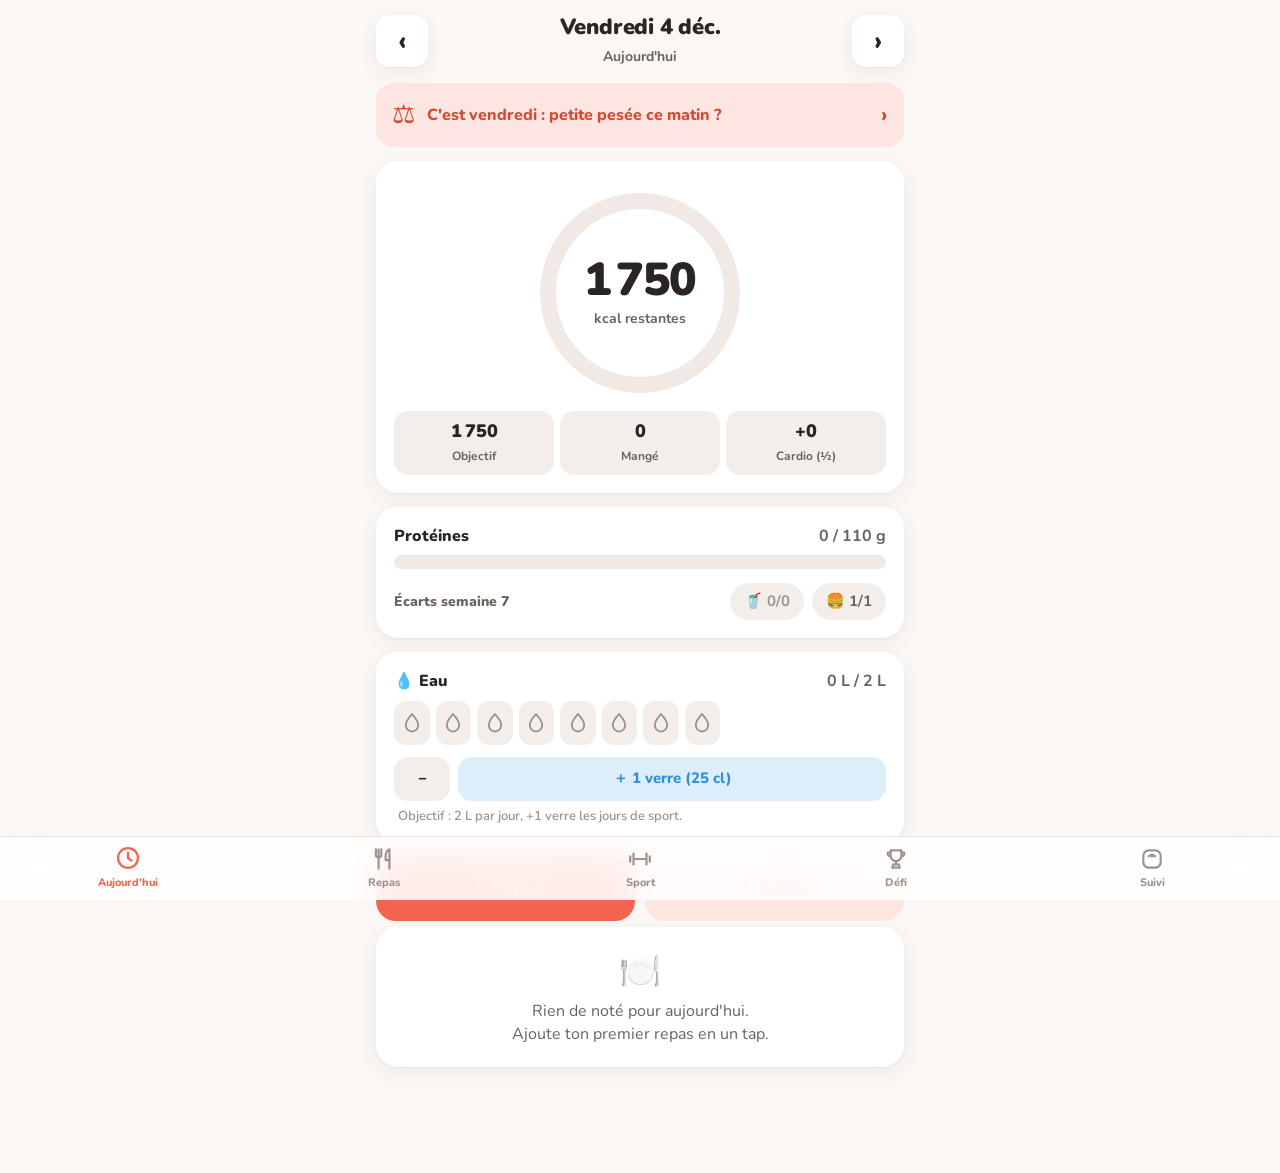
<file: index.html>
<!doctype html>
<html lang="fr">
<head>
  <meta charset="utf-8">
  <meta name="viewport" content="width=device-width, initial-scale=1, maximum-scale=1, user-scalable=no, viewport-fit=cover">
  <title>Cap 65</title>
  <meta name="description" content="Suivi calories, protéines, cardio et poids : cap sur 65 kg.">
  <meta name="theme-color" content="#FBF7F4" media="(prefers-color-scheme: light)">
  <meta name="theme-color" content="#141217" media="(prefers-color-scheme: dark)">
  <meta name="color-scheme" content="light dark">
  <meta name="apple-mobile-web-app-capable" content="yes">
  <meta name="mobile-web-app-capable" content="yes">
  <meta name="apple-mobile-web-app-status-bar-style" content="default">
  <meta name="apple-mobile-web-app-title" content="Cap 65">
  <link rel="manifest" href="manifest.json">
  <link rel="icon" type="image/png" sizes="192x192" href="icons/icon-192.png">
  <link rel="apple-touch-icon" href="icons/apple-touch-icon.png">
  <link rel="preload" href="fonts/nunito.woff2" as="font" type="font/woff2" crossorigin>
  <link rel="stylesheet" href="styles.css">
</head>
<body>
  <main id="screen" class="screen" aria-live="polite"></main>

  <nav class="tabbar" aria-label="Navigation principale">
    <button class="tab" data-tab="today" aria-label="Aujourd'hui">
      <svg viewBox="0 0 24 24"><circle cx="12" cy="12" r="8.5"/><path d="M12 7.5v4.8l3 1.8"/></svg>
      <span>Aujourd'hui</span>
    </button>
    <button class="tab" data-tab="repas" aria-label="Repas et recettes">
      <svg viewBox="0 0 24 24"><path d="M7 3v8M4.5 3v5a2.5 2.5 0 0 0 5 0V3M7 11v10M17 21V3c-2.2 1-3.5 3.5-3.5 7v3H17"/></svg>
      <span>Repas</span>
    </button>
    <button class="tab" data-tab="sport" aria-label="Programme sport">
      <svg viewBox="0 0 24 24"><path d="M3 9.5v5M6 7v10M18 7v10M21 9.5v5M6 12h12"/></svg>
      <span>Sport</span>
    </button>
    <button class="tab" data-tab="defi" aria-label="Défi de la semaine">
      <svg viewBox="0 0 24 24"><path d="M7 4h10v5a5 5 0 0 1-10 0V4z"/><path d="M7 6H4.5a2.5 2.5 0 0 0 2.6 3.5M17 6h2.5a2.5 2.5 0 0 1-2.6 3.5M12 14v3M8.5 20h7l-.8-3H9.3z"/></svg>
      <span>Défi</span>
    </button>
    <button class="tab" data-tab="suivi" aria-label="Suivi : poids, mesures, cycle">
      <svg viewBox="0 0 24 24"><rect x="4" y="4" width="16" height="16" rx="5"/><path d="M9 9.5a4 4 0 0 1 6 0M12 9.8l1.3-1.6"/></svg>
      <span>Suivi</span>
    </button>
  </nav>

  <div id="sheet-backdrop" class="sheet-backdrop" hidden></div>
  <section id="sheet" class="sheet" role="dialog" aria-modal="true" hidden></section>
  <div id="toast" class="toast" role="status" hidden></div>

  <script src="data.js"></script>
  <script src="data-plus.js"></script>
  <script src="illus.js"></script>
  <script src="keepawake.js"></script>
  <script src="features.js"></script>
  <script src="features2.js"></script>
  <script src="app.js"></script>
</body>
</html>
</file>
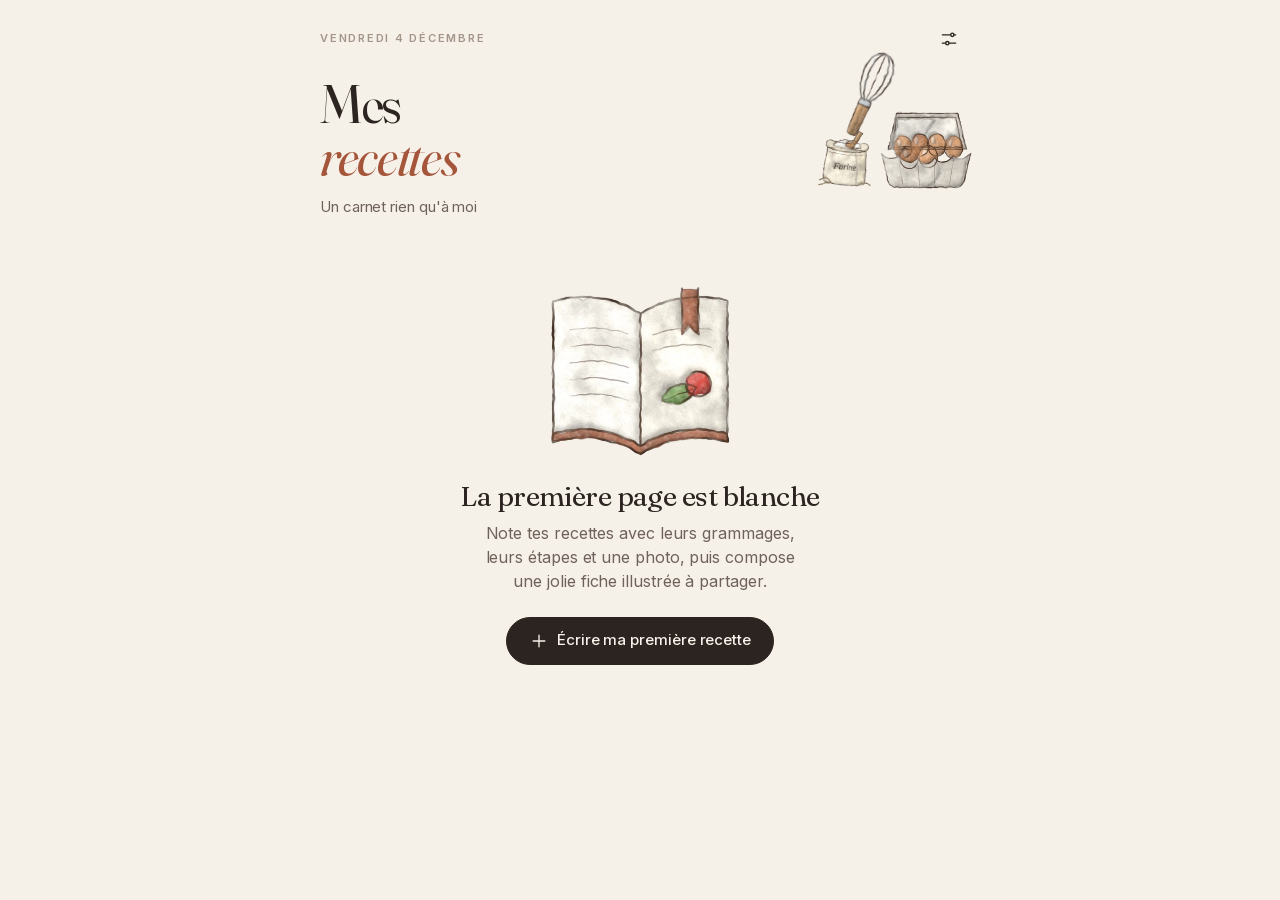
<file: recettes/index.html>
<!doctype html>
<html lang="fr">
<head>
  <meta charset="utf-8">
  <meta name="viewport" content="width=device-width, initial-scale=1, maximum-scale=1, user-scalable=no, viewport-fit=cover">
  <title>Carnet de recettes</title>
  <meta name="description" content="Mon carnet de recettes personnel, illustré à l'aquarelle.">
  <meta name="theme-color" content="#F7F2EA">
  <meta name="color-scheme" content="light">
  <meta name="apple-mobile-web-app-capable" content="yes">
  <meta name="mobile-web-app-capable" content="yes">
  <meta name="apple-mobile-web-app-status-bar-style" content="default">
  <meta name="apple-mobile-web-app-title" content="Recettes">
  <link rel="manifest" href="manifest.json">
  <link rel="icon" type="image/png" sizes="192x192" href="icons/icon-192.png">
  <link rel="apple-touch-icon" href="icons/apple-touch-icon.png">
  <link rel="preload" href="fonts/fraunces.woff2" as="font" type="font/woff2" crossorigin>
  <link rel="preload" href="fonts/inter.woff2" as="font" type="font/woff2" crossorigin>
  <link rel="stylesheet" href="styles.css">
</head>
<body>
  <main id="screen" class="screen"></main>

  <div id="sheet-backdrop" class="sheet-backdrop" hidden></div>
  <section id="sheet" class="sheet" role="dialog" aria-modal="true" hidden></section>
  <div id="toast" class="toast" role="status" hidden></div>

  <script src="illus.js"></script>
  <script src="card.js"></script>
  <script src="app.js"></script>
</body>
</html>
</file>
<file: styles.css>
@font-face {
  font-family: "Nunito";
  src: url("fonts/nunito.woff2") format("woff2");
  font-weight: 200 1000;
  font-display: swap;
}

:root {
  --bg: #FBF7F4;
  --card: #FFFFFF;
  --card-2: #F4EEEA;
  --ink: #2A2522;
  --ink-2: #6B625D;
  --ink-3: #9C928C;
  --line: #ECE4DF;
  --accent: #F2654F;
  --accent-ink: #D24B36;
  --accent-soft: #FDE6E1;
  --on-accent: #FFFFFF;
  --good: #23955F;
  --good-soft: #DDF3E7;
  --warn: #C98A06;
  --warn-soft: #FBF0D3;
  --bad: #D93B3F;
  --bad-soft: #FBE1E1;
  --ring-track: #F1E9E4;
  --shadow: 0 1px 2px rgba(60, 40, 30, .05), 0 6px 20px rgba(60, 40, 30, .06);
  --radius: 22px;
  --tabbar-h: 64px;
  --safe-b: env(safe-area-inset-bottom, 0px);
  --safe-t: env(safe-area-inset-top, 0px);
  color-scheme: light dark;
}

@media (prefers-color-scheme: dark) {
  :root {
    --bg: #141217;
    --card: #1E1B21;
    --card-2: #29252D;
    --ink: #F4EFEC;
    --ink-2: #B8AEA9;
    --ink-3: #847A76;
    --line: #2F2A33;
    --accent: #FF7A64;
    --accent-ink: #FF907D;
    --accent-soft: #3A2421;
    --on-accent: #1A0E0B;
    --good: #46C487;
    --good-soft: #17301F;
    --warn: #F0BE3C;
    --warn-soft: #362C12;
    --bad: #FF6B6E;
    --bad-soft: #3A1C1E;
    --ring-track: #2C2830;
    --shadow: 0 1px 2px rgba(0, 0, 0, .3);
  }
}

* { box-sizing: border-box; -webkit-tap-highlight-color: transparent; }
html { -webkit-text-size-adjust: 100%; }
body {
  margin: 0;
  background: var(--bg);
  color: var(--ink);
  font-family: "Nunito", ui-rounded, "SF Pro Rounded", system-ui, -apple-system, "Segoe UI", sans-serif;
  font-size: 16px;
  line-height: 1.4;
  overscroll-behavior-y: none;
}
button, input, select { font: inherit; color: inherit; }
button { cursor: pointer; border: 0; background: none; padding: 0; }
input, select {
  width: 100%;
  min-height: 52px;
  border: 1.5px solid var(--line);
  background: var(--card);
  border-radius: 14px;
  padding: 0 14px;
  font-size: 17px;
  outline: none;
  transition: border-color .15s;
}
input:focus, select:focus { border-color: var(--accent); }
input[type="date"] { -webkit-appearance: none; appearance: none; display: flex; align-items: center; }
.hidden, [hidden] { display: none !important; }

/* ---------- Layout ---------- */
.screen {
  max-width: 560px;
  margin: 0 auto;
  padding: calc(var(--safe-t) + 12px) 16px calc(var(--tabbar-h) + var(--safe-b) + 28px);
  min-height: 100dvh;
}
.screen > * { animation: rise .28s ease both; }
@keyframes rise { from { opacity: 0; transform: translateY(6px); } to { opacity: 1; transform: none; } }

.topbar { display: flex; align-items: center; justify-content: space-between; gap: 8px; margin: 4px 0 14px; }
.title { font-size: 28px; font-weight: 900; letter-spacing: -.02em; margin: 0; }
.subtitle { color: var(--ink-2); margin: 2px 0 0; font-size: 15px; }

.card {
  background: var(--card);
  border-radius: var(--radius);
  padding: 18px;
  box-shadow: var(--shadow);
  margin-bottom: 14px;
}
.card h2, .section-title { font-size: 18px; font-weight: 850; margin: 0 0 12px; letter-spacing: -.01em; }
.section-title { margin: 22px 4px 10px; display: flex; justify-content: space-between; align-items: baseline; }
.section-title small { font-weight: 700; color: var(--ink-3); font-size: 14px; }
.muted { color: var(--ink-2); }
.small { font-size: 14px; }
.row { display: flex; gap: 10px; align-items: center; }
.row > * { flex: 1; }
.grid2 { display: grid; grid-template-columns: 1fr 1fr; gap: 10px; }

/* ---------- Buttons ---------- */
.btn {
  display: inline-flex; align-items: center; justify-content: center; gap: 8px;
  min-height: 56px; padding: 0 20px; border-radius: 18px;
  font-weight: 800; font-size: 17px;
  background: var(--card-2); color: var(--ink);
  transition: transform .12s ease, background .15s;
  user-select: none;
}
.btn:active { transform: scale(.97); }
.btn-primary { background: var(--accent); color: var(--on-accent); }
.btn-soft { background: var(--accent-soft); color: var(--accent-ink); }
.btn-block { width: 100%; }
.btn-sm { min-height: 44px; padding: 0 14px; border-radius: 14px; font-size: 15px; }
.btn-danger { background: var(--bad-soft); color: var(--bad); }
.icon-btn {
  width: 44px; height: 44px; border-radius: 14px;
  display: inline-grid; place-items: center;
  color: var(--ink-2); font-size: 20px; font-weight: 800;
  transition: background .15s, transform .12s;
}
.icon-btn:active { background: var(--card-2); transform: scale(.94); }
.icon-btn svg { width: 22px; height: 22px; fill: none; stroke: currentColor; stroke-width: 2.2; stroke-linecap: round; stroke-linejoin: round; }

.chips { display: flex; gap: 8px; flex-wrap: wrap; }
.chip {
  min-height: 44px; padding: 0 16px; border-radius: 999px;
  background: var(--card-2); color: var(--ink-2); font-weight: 800; font-size: 15px;
  transition: background .15s, color .15s, transform .12s;
}
.chip:active { transform: scale(.96); }
.chip[aria-pressed="true"] { background: var(--accent); color: var(--on-accent); }
.chips.fill .chip { flex: 1; padding: 0 8px; }

/* ---------- Day nav ---------- */
.daynav { display: flex; align-items: center; justify-content: space-between; margin: 0 0 12px; }
.daynav .icon-btn { width: 52px; height: 52px; font-size: 28px; background: var(--card); box-shadow: var(--shadow); color: var(--ink); }
.daynav .day-label { text-align: center; flex: 1; }
.daynav .day-label strong { display: block; font-size: 22px; font-weight: 900; letter-spacing: -.01em; }
.daynav .day-label button { color: var(--ink-2); font-size: 14px; font-weight: 700; min-height: 28px; }
.daynav .day-label button.is-link { color: var(--accent-ink); }

/* ---------- Ring ---------- */
.ring-card { text-align: center; padding-top: 22px; }
.ring-wrap { position: relative; width: 220px; height: 220px; margin: 0 auto 8px; }
.ring-wrap svg { width: 100%; height: 100%; transform: rotate(-90deg); }
.ring-track { fill: none; stroke: var(--ring-track); stroke-width: 16; }
.ring-val { fill: none; stroke-width: 16; stroke-linecap: round; transition: stroke-dashoffset .7s cubic-bezier(.3,.9,.3,1), stroke .3s; }
.ring-val.ok { stroke: var(--good); }
.ring-val.warn { stroke: var(--warn); }
.ring-val.over { stroke: var(--bad); }
.ring-center { position: absolute; inset: 0; display: grid; place-content: center; }
.ring-num { font-size: 46px; font-weight: 900; letter-spacing: -.03em; line-height: 1; font-variant-numeric: tabular-nums; }
.ring-lbl { color: var(--ink-2); font-weight: 700; font-size: 14px; margin-top: 6px; }
.ring-center.over .ring-num { color: var(--bad); }
.ring-stats { display: grid; grid-template-columns: repeat(3, 1fr); gap: 6px; margin-top: 6px; }
.ring-stats div { background: var(--card-2); border-radius: 14px; padding: 8px 4px; }
.ring-stats b { display: block; font-size: 18px; font-weight: 900; font-variant-numeric: tabular-nums; }
.ring-stats span { font-size: 12px; color: var(--ink-2); font-weight: 700; }

/* ---------- Bars ---------- */
.bar-head { display: flex; justify-content: space-between; align-items: baseline; margin-bottom: 8px; }
.bar-head strong { font-weight: 850; }
.bar-head span { color: var(--ink-2); font-weight: 700; font-variant-numeric: tabular-nums; }
.bar { height: 14px; border-radius: 999px; background: var(--ring-track); overflow: hidden; }
.bar > i { display: block; height: 100%; border-radius: 999px; background: var(--accent); width: 0; transition: width .7s cubic-bezier(.3,.9,.3,1); }
.bar > i.done { background: var(--good); }

/* ---------- Tokens ---------- */
.tokens { display: flex; gap: 8px; flex-wrap: wrap; }
.token {
  display: inline-flex; align-items: center; gap: 6px;
  padding: 8px 14px; border-radius: 999px; font-weight: 850; font-size: 15px;
  background: var(--card-2); font-variant-numeric: tabular-nums;
}
.token.empty { color: var(--ink-3); }
.token.over { background: var(--warn-soft); color: var(--warn); }
.token-big { flex: 1; flex-direction: column; border-radius: 20px; padding: 14px 10px; gap: 2px; text-align: center; }
.token-big .t-emoji { font-size: 30px; }
.token-big .t-count { font-size: 24px; font-weight: 900; }
.token-big .t-lbl { font-size: 13px; color: var(--ink-2); font-weight: 700; }

/* ---------- Actions ---------- */
.actions { display: grid; grid-template-columns: 1fr 1fr; gap: 10px; margin: 4px 0 6px; }
.actions .btn { min-height: 64px; font-size: 18px; border-radius: 20px; }

/* ---------- Entries ---------- */
.moment { margin-top: 16px; }
.moment-head { display: flex; justify-content: space-between; padding: 0 6px 6px; color: var(--ink-2); font-weight: 800; font-size: 14px; text-transform: uppercase; letter-spacing: .04em; }
.list { background: var(--card); border-radius: var(--radius); box-shadow: var(--shadow); overflow: hidden; }
.item { display: flex; align-items: center; gap: 10px; padding: 12px 8px 12px 16px; min-height: 64px; border-top: 1px solid var(--line); }
.item:first-child { border-top: 0; }
.item-main { flex: 1; min-width: 0; }
.item-name { font-weight: 800; overflow-wrap: anywhere; }
.item-sub { color: var(--ink-2); font-size: 14px; font-weight: 600; }
.item-kcal { font-weight: 900; font-variant-numeric: tabular-nums; white-space: nowrap; }
.item-kcal small { font-weight: 700; color: var(--ink-3); }
.badge { display: inline-flex; align-items: center; gap: 3px; font-size: 12px; font-weight: 800; padding: 2px 8px; border-radius: 999px; background: var(--warn-soft); color: var(--warn); vertical-align: 2px; margin-left: 4px; }
.empty-state { text-align: center; color: var(--ink-2); padding: 22px 16px; }
.empty-state .big { font-size: 34px; display: block; margin-bottom: 4px; }
.explain { background: var(--accent-soft); color: var(--accent-ink); border-radius: 16px; padding: 12px 14px; font-size: 14px; font-weight: 700; margin-top: 10px; }

.banner {
  display: flex; align-items: center; gap: 12px; width: 100%; text-align: left;
  background: var(--accent-soft); color: var(--accent-ink);
  border-radius: 18px; padding: 14px 16px; margin-bottom: 14px; font-weight: 800;
}
.banner .b-emoji { font-size: 26px; }
.banner .b-go { margin-left: auto; font-size: 22px; }

/* ---------- Foods ---------- */
.search { position: relative; margin-bottom: 12px; }
.search input { padding-left: 44px; border-radius: 16px; background: var(--card); }
.search svg { position: absolute; left: 14px; top: 50%; transform: translateY(-50%); width: 20px; height: 20px; fill: none; stroke: var(--ink-3); stroke-width: 2.2; stroke-linecap: round; }
.food-item .star { font-size: 22px; color: var(--ink-3); }
.food-item .star.on { color: #F2B21B; }
.food-item .reorder { display: flex; flex-direction: column; }
.food-item .reorder .icon-btn { width: 40px; height: 32px; font-size: 16px; }
.food-item .item-main { cursor: pointer; }
.pick-item { width: 100%; text-align: left; }
.pick-item:active { background: var(--card-2); }
.pick-plus { width: 40px; height: 40px; border-radius: 12px; background: var(--accent-soft); color: var(--accent-ink); display: grid; place-items: center; font-size: 24px; font-weight: 800; flex: none; }

/* ---------- Challenge ---------- */
.week-pill { display: inline-block; background: var(--accent); color: var(--on-accent); font-weight: 900; border-radius: 999px; padding: 4px 12px; font-size: 14px; }
.goal { display: flex; align-items: center; gap: 14px; padding: 12px 0; border-top: 1px solid var(--line); }
.goal:first-of-type { border-top: 0; }
.goal-check {
  position: relative; flex: none; width: 34px; height: 34px; border-radius: 50%;
  border: 2.5px solid var(--line); display: grid; place-items: center; transition: background .25s, border-color .25s;
}
.goal-check svg { width: 18px; height: 18px; fill: none; stroke: #fff; stroke-width: 3.2; stroke-linecap: round; stroke-linejoin: round; stroke-dasharray: 24; stroke-dashoffset: 24; }
.goal.done .goal-check { background: var(--good); border-color: var(--good); }
.goal.done .goal-check svg { stroke-dashoffset: 0; }
.goal.pop .goal-check { animation: pop .5s cubic-bezier(.3,1.6,.5,1); }
.goal.pop .goal-check svg { transition: stroke-dashoffset .4s .15s ease; }
@keyframes pop { 0% { transform: scale(.6); } 60% { transform: scale(1.18); } 100% { transform: scale(1); } }
.goal-main { flex: 1; }
.goal-main strong { display: block; font-weight: 850; }
.goal-main span { color: var(--ink-2); font-size: 14px; font-weight: 700; }
.goal-count { font-weight: 900; font-variant-numeric: tabular-nums; color: var(--ink-2); }
.goal.done .goal-count { color: var(--good); }
.spark { position: absolute; width: 6px; height: 6px; border-radius: 50%; left: 14px; top: 14px; pointer-events: none; animation: spark .7s ease-out forwards; }
@keyframes spark { from { transform: translate(0, 0) scale(1); opacity: 1; } to { transform: translate(var(--dx), var(--dy)) scale(.3); opacity: 0; } }

.week-dots { display: grid; grid-template-columns: repeat(7, 1fr); gap: 6px; text-align: center; margin-top: 4px; }
.week-dots div { font-size: 12px; font-weight: 800; color: var(--ink-3); }
.week-dots i { display: grid; place-items: center; width: 34px; height: 34px; margin: 4px auto 0; border-radius: 50%; background: var(--card-2); font-style: normal; font-size: 14px; color: var(--ink-3); }
.week-dots i.under { background: var(--good-soft); color: var(--good); }
.week-dots i.over { background: var(--bad-soft); color: var(--bad); }
.week-dots i.today { box-shadow: 0 0 0 2px var(--accent); }

.recap { background: linear-gradient(135deg, var(--accent-soft), var(--card)); }
.recap .recap-big { font-size: 24px; font-weight: 900; margin: 2px 0 6px; }
.kind { background: var(--warn-soft); color: var(--warn); border-radius: 14px; padding: 10px 12px; font-weight: 750; font-size: 14px; margin-top: 12px; }

.stepper { display: inline-flex; align-items: center; gap: 4px; background: var(--card-2); border-radius: 14px; padding: 3px; }
.stepper button { width: 38px; height: 38px; border-radius: 11px; font-size: 20px; font-weight: 900; color: var(--ink); }
.stepper button:active { background: var(--card); }
.stepper b { min-width: 22px; text-align: center; font-weight: 900; font-variant-numeric: tabular-nums; }
.quota-row { display: flex; align-items: center; justify-content: space-between; gap: 8px; padding: 10px 0; border-top: 1px solid var(--line); flex-wrap: wrap; }
.quota-row:first-of-type { border-top: 0; }
.quota-row .q-week { font-weight: 850; min-width: 92px; }
.quota-row .q-week small { display: block; color: var(--ink-3); font-weight: 700; font-size: 12px; }
.quota-row .q-ctrl { display: flex; gap: 10px; align-items: center; }

.hist { display: flex; align-items: center; gap: 12px; padding: 12px 16px; border-top: 1px solid var(--line); }
.hist:first-child { border-top: 0; }
.hist-icon { width: 42px; height: 42px; border-radius: 14px; display: grid; place-items: center; font-size: 22px; background: var(--card-2); flex: none; }
.hist-icon.win { background: var(--good-soft); }

/* ---------- Weight ---------- */
.kpis { display: grid; grid-template-columns: repeat(3, 1fr); gap: 8px; margin-bottom: 14px; }
.kpi { background: var(--card); border-radius: 18px; padding: 14px 8px; text-align: center; box-shadow: var(--shadow); }
.kpi b { display: block; font-size: 24px; font-weight: 900; letter-spacing: -.02em; font-variant-numeric: tabular-nums; }
.kpi b small { font-size: 14px; font-weight: 800; color: var(--ink-2); }
.kpi span { font-size: 13px; color: var(--ink-2); font-weight: 700; }
.kpi.accent b { color: var(--accent-ink); }
.chart { position: relative; width: 100%; height: 220px; }
.chart svg { display: block; width: 100%; height: 100%; overflow: visible; }
.chart .grid line { stroke: var(--line); stroke-width: 1; }
.chart .axis-lbl { fill: var(--ink-3); font-size: 11px; font-weight: 700; }
.chart .goal-line { stroke: var(--good); stroke-width: 1.5; stroke-dasharray: 5 5; }
.chart .goal-lbl { fill: var(--good); font-size: 11px; font-weight: 800; }
.chart .w-line { fill: none; stroke: var(--accent); stroke-width: 2; stroke-linejoin: round; stroke-linecap: round; }
.chart .w-area { fill: var(--accent); opacity: .08; }
.chart .w-dot { fill: var(--accent); stroke: var(--card); stroke-width: 2; }
.chart .w-dot.sel { r: 6; }
.chart .cross { stroke: var(--ink-3); stroke-width: 1; stroke-dasharray: 2 3; opacity: 0; }
.chart .cross.on { opacity: 1; }
.chart-tip {
  position: absolute; top: 0; transform: translateX(-50%);
  background: var(--ink); color: var(--bg); border-radius: 10px; padding: 5px 9px;
  font-size: 13px; font-weight: 800; white-space: nowrap; pointer-events: none;
}
.est { display: flex; gap: 12px; align-items: flex-start; padding: 10px 0; border-top: 1px solid var(--line); }
.est:first-of-type { border-top: 0; }
.est-emoji { font-size: 24px; line-height: 1.2; }
.est strong { display: block; font-weight: 850; }
.progress-meta { display: flex; justify-content: space-between; font-size: 13px; color: var(--ink-2); font-weight: 700; margin-top: 6px; }
label.field { display: block; margin-bottom: 12px; }
label.field > span { display: block; font-weight: 800; font-size: 14px; color: var(--ink-2); margin: 0 0 6px 4px; }
.field-hint { font-size: 13px; color: var(--ink-3); margin: 6px 4px 0; font-weight: 600; }
.error { color: var(--bad); font-weight: 800; font-size: 14px; margin: 6px 4px 0; }

/* ---------- Duo ---------- */
.dish-head { display: flex; gap: 12px; align-items: center; margin-bottom: 10px; }
.dish-emoji { width: 52px; height: 52px; border-radius: 16px; background: var(--accent-soft); display: grid; place-items: center; font-size: 28px; flex: none; }
.dish-head h2 { margin: 0; }
.dish-head p { margin: 2px 0 0; color: var(--ink-2); font-size: 14px; font-weight: 600; }
.portions { display: grid; grid-template-columns: 1fr 1fr; gap: 8px; margin: 10px 0 12px; }
.portion { background: var(--card-2); border-radius: 16px; padding: 12px; font-size: 14px; }
.portion strong { display: block; font-size: 13px; text-transform: uppercase; letter-spacing: .04em; color: var(--ink-2); margin-bottom: 4px; font-weight: 900; }
.portion.me { background: var(--accent-soft); }
.portion.me strong { color: var(--accent-ink); }
.dish-foot { display: flex; align-items: center; gap: 10px; }
.dish-foot .kc { font-weight: 900; font-size: 18px; }
.dish-foot .kc small { display: block; font-size: 13px; color: var(--ink-2); font-weight: 700; }
.dish-foot .btn { margin-left: auto; }
.tip { font-size: 13px; color: var(--ink-2); margin-top: 10px; font-weight: 600; }

/* ---------- Tab bar ---------- */
.tabbar {
  position: fixed; left: 0; right: 0; bottom: 0; z-index: 20;
  display: grid; grid-template-columns: repeat(5, 1fr);
  height: calc(var(--tabbar-h) + var(--safe-b));
  padding-bottom: var(--safe-b);
  background: color-mix(in srgb, var(--card) 88%, transparent);
  -webkit-backdrop-filter: saturate(1.6) blur(18px);
  backdrop-filter: saturate(1.6) blur(18px);
  border-top: 1px solid var(--line);
}
.tab { display: flex; flex-direction: column; align-items: center; justify-content: center; gap: 3px; color: var(--ink-3); font-size: 11px; font-weight: 800; }
.tab svg { width: 26px; height: 26px; fill: none; stroke: currentColor; stroke-width: 2; stroke-linecap: round; stroke-linejoin: round; transition: transform .2s; }
.tab[aria-current="page"] { color: var(--accent); }
.tab[aria-current="page"] svg { transform: translateY(-1px) scale(1.08); }

/* ---------- Sheet ---------- */
.sheet-backdrop { position: fixed; inset: 0; z-index: 40; background: rgba(20, 12, 10, .4); animation: fade .2s ease; }
.sheet {
  position: fixed; left: 0; right: 0; bottom: 0; z-index: 50;
  max-width: 560px; margin: 0 auto;
  max-height: 92dvh; overflow-y: auto; -webkit-overflow-scrolling: touch;
  background: var(--bg); border-radius: 26px 26px 0 0;
  padding: 10px 16px calc(var(--safe-b) + 20px);
  animation: slideup .28s cubic-bezier(.2,.9,.3,1);
  overscroll-behavior: contain;
}
.sheet::before { content: ""; display: block; width: 40px; height: 5px; border-radius: 9px; background: var(--line); margin: 0 auto 10px; }
.sheet-head { display: flex; justify-content: space-between; align-items: center; margin-bottom: 12px; }
.sheet-head h2 { margin: 0; font-size: 22px; font-weight: 900; }
.sheet .group { margin-bottom: 14px; }
.sheet .group-lbl { font-weight: 800; font-size: 14px; color: var(--ink-2); margin: 0 0 8px 4px; }
.sheet .pick-list { max-height: 46dvh; overflow-y: auto; }
@keyframes slideup { from { transform: translateY(100%); } to { transform: none; } }
@keyframes fade { from { opacity: 0; } to { opacity: 1; } }
.seg { display: grid; grid-template-columns: 1fr 1fr; background: var(--card-2); border-radius: 16px; padding: 4px; margin-bottom: 14px; }
.seg button { min-height: 44px; border-radius: 12px; font-weight: 850; color: var(--ink-2); }
.seg button[aria-pressed="true"] { background: var(--card); color: var(--ink); box-shadow: var(--shadow); }
.check-line { display: flex; align-items: center; gap: 10px; font-weight: 700; min-height: 44px; margin-bottom: 12px; }
.check-line input { width: 24px; min-height: 24px; height: 24px; accent-color: var(--accent); }
.act-grid { display: grid; grid-template-columns: 1fr 1fr; gap: 8px; }
.act-grid .chip { border-radius: 16px; min-height: 52px; display: flex; align-items: center; gap: 6px; justify-content: flex-start; padding: 0 12px; text-align: left; }
.live { font-weight: 800; color: var(--accent-ink); margin: 4px 4px 12px; }

/* ---------- Toast ---------- */
.toast {
  position: fixed; left: 16px; right: 16px; z-index: 60;
  bottom: calc(var(--tabbar-h) + var(--safe-b) + 12px);
  max-width: 528px; margin: 0 auto;
  display: flex; align-items: center; gap: 12px;
  background: var(--ink); color: var(--bg);
  border-radius: 16px; padding: 14px 16px; font-weight: 750;
  box-shadow: 0 10px 30px rgba(0,0,0,.25);
  animation: toastin .25s cubic-bezier(.2,.9,.3,1.2);
}
.toast button { margin-left: auto; color: var(--accent); font-weight: 900; min-height: 36px; padding: 0 6px; }
@keyframes toastin { from { transform: translateY(20px); opacity: 0; } to { transform: none; opacity: 1; } }

@media (prefers-reduced-motion: reduce) {
  *, *::before, *::after { animation-duration: .01ms !important; transition-duration: .01ms !important; }
}
@media (max-width: 360px) {
  .ring-wrap { width: 190px; height: 190px; }
  .ring-num { font-size: 40px; }
  .kpi b { font-size: 20px; }
}

/* ---------- Eau ---------- */
:root { --water: #2F8FD8; --water-soft: #DDEEFB; }
@media (prefers-color-scheme: dark) { :root { --water: #5DB4F0; --water-soft: #16283A; } }
.glasses { display: grid; grid-template-columns: repeat(auto-fill, minmax(34px, 1fr)); gap: 6px; margin: 4px 0 12px; }
.glass { height: 44px; border-radius: 12px; display: grid; place-items: center; background: var(--card-2); transition: background .2s, transform .12s; }
.glass:active { transform: scale(.92); }
.glass svg { width: 24px; height: 24px; fill: transparent; stroke: var(--ink-3); stroke-width: 1.8; transition: fill .25s, stroke .25s; }
.glass.full { background: var(--water-soft); }
.glass.full svg { fill: var(--water); stroke: var(--water); }
.glass.bonus { outline: 1.5px dashed var(--water); outline-offset: -3px; }
.glass.pop svg { animation: pop .45s cubic-bezier(.3,1.6,.5,1); }
.water-actions { display: grid; grid-template-columns: 56px 1fr; gap: 8px; }
.btn-water { background: var(--water-soft); color: var(--water); }
.week-dots i.water { background: var(--water-soft); color: var(--water); }
.week-dots i.water svg { width: 18px; height: 18px; fill: var(--water); }

/* ---------- Repas / recettes ---------- */
.seg3 { grid-template-columns: 1fr 1fr 1fr; }
.seg3 button { font-size: 14px; padding: 0 4px; }
.chips.scroll-x { flex-wrap: nowrap; overflow-x: auto; margin: 0 -16px; padding: 0 16px 4px; scrollbar-width: none; }
.chips.scroll-x::-webkit-scrollbar { display: none; }
.chips.scroll-x .chip { flex: none; }
.item .pick-plus { border: 0; }
.ing-row { padding-right: 4px; }
.ing-row .grams { width: 70px; min-height: 44px; text-align: center; padding: 0 6px; flex: none; }
textarea { width: 100%; border: 1.5px solid var(--line); background: var(--card); border-radius: 14px; padding: 12px 14px; font: inherit; font-size: 16px; color: inherit; resize: vertical; outline: none; }
textarea:focus { border-color: var(--accent); }
.dish-foot .icon-btn { margin-left: auto; }
.dish-foot .icon-btn + .btn { margin-left: 0; }

/* ---------- Sport ---------- */
.level { display: flex; align-items: center; gap: 12px; margin-top: 14px; }
.level strong { display: block; font-size: 18px; font-weight: 900; }
.level-dots { display: flex; gap: 5px; flex: 1; }
.level-dots i { width: 22px; height: 8px; border-radius: 9px; background: var(--ring-track); }
.level-dots i.on { background: var(--accent); }
.stepper button:disabled { opacity: .3; }
.session details summary { cursor: pointer; font-weight: 800; color: var(--accent-ink); font-size: 14px; list-style: none; min-height: 32px; display: flex; align-items: center; }
.session details summary::-webkit-details-marker { display: none; }
.session details summary::after { content: '▾'; margin-left: 6px; transition: transform .2s; }
.session details[open] summary::after { transform: rotate(180deg); }
.session.is-done { opacity: .85; }
.session .dish-head .goal-check { animation: pop .5s cubic-bezier(.3,1.6,.5,1); }
.blocks { list-style: none; padding: 0; margin: 8px 0 0; }
.blocks li { display: flex; gap: 12px; padding: 10px 0; border-top: 1px solid var(--line); }
.blocks li:first-child { border-top: 0; }
.blocks .b-min { flex: none; width: 44px; height: 32px; border-radius: 10px; background: var(--accent-soft); color: var(--accent-ink); font-weight: 900; display: grid; place-items: center; font-size: 14px; }
.blocks li.renfo .b-min { background: var(--good-soft); color: var(--good); }
.blocks strong { display: block; font-weight: 850; }
.blocks span { color: var(--ink-2); font-size: 14px; font-weight: 600; }

/* ---------- Tonification ---------- */
.chips.days { gap: 5px; flex-wrap: nowrap; }
.chips.days .chip { flex: 1; padding: 0; min-width: 0; font-size: 13px; min-height: 40px; }
.ex-details > summary, .ex-more > summary { cursor: pointer; font-weight: 800; color: var(--accent-ink); font-size: 14px; list-style: none; min-height: 40px; display: flex; align-items: center; margin-top: 8px; }
.ex-details > summary::-webkit-details-marker, .ex-more > summary::-webkit-details-marker { display: none; }
.ex-details > summary::after, .ex-more > summary::after { content: '▾'; margin-left: 6px; transition: transform .2s; }
.ex-details[open] > summary::after, .ex-more[open] > summary::after { transform: rotate(180deg); }
.ex-list { list-style: none; padding: 0; margin: 6px 0 0; }
.ex { padding: 14px 0; border-top: 1px solid var(--line); }
.ex:first-child { border-top: 0; }
.ex-head { display: flex; gap: 12px; align-items: flex-start; }
.ex-head strong { display: block; font-weight: 900; font-size: 16px; }
.ex-head span { color: var(--ink-2); font-size: 14px; font-weight: 600; }
.ex-num { flex: none; width: 32px; height: 32px; border-radius: 10px; background: var(--good-soft); color: var(--good); font-weight: 900; display: grid; place-items: center; font-size: 15px; }
.ex-num.b-min { width: 44px; background: var(--accent-soft); color: var(--accent-ink); font-size: 14px; }
.ex-meta { display: flex; flex-wrap: wrap; gap: 6px; margin: 10px 0 0 44px; }
.ex-meta span { background: var(--card-2); border-radius: 999px; padding: 4px 10px; font-size: 13px; font-weight: 800; }
.ex-more { margin-left: 44px; }
.ex-more > summary { margin-top: 4px; min-height: 36px; }
.ex-more p, .ex-more li { font-size: 14px; color: var(--ink-2); font-weight: 600; }
.ex-more ol { padding-left: 20px; margin: 6px 0; }
.ex-more li { margin-bottom: 4px; }
.ex-more .avoid { color: var(--warn); background: var(--warn-soft); border-radius: 12px; padding: 8px 10px; }
.ex-load { display: flex; align-items: center; gap: 10px; margin: 8px 0 0 44px; }
.ex-load span { font-size: 13px; font-weight: 800; color: var(--ink-2); white-space: nowrap; }
.ex-load input { min-height: 40px; font-size: 16px; border-radius: 12px; }
.sets { display: flex; gap: 8px; margin: 12px 0 0 44px; flex-wrap: wrap; }
.set { width: 48px; height: 48px; border-radius: 50%; border: 2.5px solid var(--line); font-weight: 900; color: var(--ink-2); transition: background .2s, border-color .2s, transform .12s; }
.set:active { transform: scale(.92); }
.set.on { background: var(--good); border-color: var(--good); color: #fff; }
.set.pop { animation: pop .45s cubic-bezier(.3,1.6,.5,1); }
.ex.ex-done .ex-num { background: var(--good); color: #fff; }
.guided .ex.ex-done .ex-head strong { color: var(--good); }

/* ---------- Illustrations ---------- */
.illus { width: 100%; height: 100%; display: block; }
.illus .limb { stroke: var(--ink); stroke-width: 7; stroke-linecap: round; }
.illus .limb.far { opacity: .35; }
.illus .head { fill: var(--ink); }
.illus .eq { stroke: var(--ink-3); stroke-width: 3; stroke-linecap: round; fill: none; }
.illus .eq.thick { stroke-width: 6; }
.illus .eq-fill { fill: var(--card-2); stroke: var(--ink-3); stroke-width: 2; }
.illus .acc { stroke: var(--accent); stroke-linecap: round; }
.illus .acc.thick { stroke-width: 6; }
.illus .acc-fill { fill: var(--accent); }
.illus .ground { stroke: var(--line); stroke-width: 3; stroke-linecap: round; }
.ex-thumb { flex: none; width: 76px; height: 61px; background: var(--card-2); border-radius: 12px; padding: 2px; }
.ex-rec { margin: 8px 0 0 44px; font-size: 13px; font-weight: 700; color: var(--accent-ink); }

/* ---------- Lecteur de séance ---------- */
body.no-scroll { overflow: hidden; }
.player { position: fixed; inset: 0; z-index: 70; background: var(--bg); animation: fade .2s ease; }
.pl-wrap { max-width: 560px; height: 100%; margin: 0 auto; display: flex; flex-direction: column;
  padding: calc(var(--safe-t) + 8px) 16px calc(var(--safe-b) + 12px); }
.pl-top { display: flex; align-items: center; gap: 8px; }
.pl-title { flex: 1; text-align: center; }
.pl-title strong { display: block; font-weight: 900; font-size: 16px; }
.pl-title span { font-size: 13px; color: var(--ink-2); font-weight: 700; }
.pl-steps { display: flex; gap: 3px; margin: 8px 0 10px; }
.pl-steps i { flex: 1; height: 5px; border-radius: 9px; background: var(--ring-track); transition: background .3s; }
.pl-steps i.done { background: var(--good); }
.pl-steps i.now { background: var(--accent); }
.pl-body { flex: 1; overflow-y: auto; -webkit-overflow-scrolling: touch; padding-bottom: 8px; animation: rise .3s ease; }
.pl-illus { background: var(--card); border-radius: 24px; box-shadow: var(--shadow); height: min(27vh, 220px); padding: 8px; }
.pl-end { display: grid; place-items: center; font-size: 90px; }
.pl-h { font-size: 26px; font-weight: 900; letter-spacing: -.02em; margin: 14px 0 2px; line-height: 1.15; }
.pl-sub { color: var(--ink-2); font-weight: 700; margin: 0 0 10px; }
.pl-txt { font-size: 19px; font-weight: 750; line-height: 1.45; margin: 6px 0 12px; }
.pl-set { display: flex; align-items: baseline; gap: 10px; flex-wrap: wrap; margin: 8px 0 6px; }
.pl-set b { font-size: 44px; font-weight: 900; letter-spacing: -.03em; line-height: 1; }
.pl-set span:last-child { color: var(--ink-2); font-weight: 800; }
.pl-set.go { animation: pop .5s cubic-bezier(.3,1.6,.5,1); }
.pl-badge { background: var(--accent); color: var(--on-accent); font-weight: 900; border-radius: 999px; padding: 5px 12px; font-size: 15px; align-self: center; }
.pl-bubbles { display: flex; gap: 6px; margin-bottom: 12px; }
.pl-bubbles i { width: 26px; height: 8px; border-radius: 9px; background: var(--ring-track); }
.pl-bubbles i.done { background: var(--good); }
.pl-bubbles i.now { background: var(--accent); }
.pl-load { background: var(--card); border-radius: 20px; padding: 12px 14px; box-shadow: var(--shadow); }
.pl-why { margin: 0 0 8px; font-weight: 800; font-size: 14px; color: var(--accent-ink); }
.pl-kg { display: flex; align-items: center; justify-content: space-between; background: var(--card-2); border-radius: 16px; padding: 4px; }
.pl-kg button { width: 56px; height: 52px; border-radius: 13px; font-size: 26px; font-weight: 900; }
.pl-kg button:active { background: var(--card); }
.pl-kg b { font-size: 24px; font-weight: 900; font-variant-numeric: tabular-nums; text-align: center; }
.pl-how { margin-top: 10px; }
.pl-how summary { cursor: pointer; font-weight: 800; color: var(--accent-ink); list-style: none; min-height: 44px; display: flex; align-items: center; }
.pl-how summary::-webkit-details-marker { display: none; }
.pl-how summary::after { content: '▾'; margin-left: 6px; }
.pl-how p, .pl-how li { font-size: 15px; color: var(--ink-2); font-weight: 600; }
.pl-how ol { padding-left: 20px; margin: 4px 0; }
.pl-how .avoid { color: var(--warn); background: var(--warn-soft); border-radius: 12px; padding: 8px 10px; }
.pl-timer { position: relative; width: 190px; height: 190px; margin: 8px auto 4px; }
.pring { width: 100%; height: 100%; transform: rotate(-90deg); }
.pring-track { fill: none; stroke: var(--ring-track); stroke-width: 12; }
.pring-val { fill: none; stroke: var(--accent); stroke-width: 12; stroke-linecap: round; transition: stroke-dashoffset .25s linear; }
.pring-val.is-rest { stroke: var(--water); }
.pring-val.ok { stroke: var(--good); }
.pl-clock { position: absolute; inset: 0; display: grid; place-content: center; text-align: center; }
.pl-clock b { font-size: 46px; font-weight: 900; font-variant-numeric: tabular-nums; letter-spacing: -.02em; line-height: 1; }
.pl-clock span { color: var(--ink-2); font-weight: 800; font-size: 14px; margin-top: 4px; }
.pl-timer.is-rest { margin-top: 14px; }
.pl-next { text-align: center; font-weight: 800; color: var(--ink-2); }
.pl-feel { margin-top: 14px; }
.pl-q { font-size: 18px; font-weight: 750; text-align: center; margin: 0 0 12px; }
.pl-feel-btn { margin-bottom: 10px; min-height: 60px; font-size: 18px; background: var(--card); box-shadow: var(--shadow); }
.pl-foot { padding-top: 10px; display: flex; flex-direction: column; gap: 6px; }
.pl-main { min-height: 62px; font-size: 18px; border-radius: 20px; }
.pl-prev { color: var(--ink-3); font-weight: 800; min-height: 36px; font-size: 14px; }
.pl-go { position: fixed; left: 50%; top: 40%; transform: translate(-50%, -50%); z-index: 80; background: var(--good); color: #fff; font-weight: 900; font-size: 22px; padding: 16px 24px; border-radius: 20px; animation: pop .5s cubic-bezier(.3,1.6,.5,1); pointer-events: none; }

/* ---------- Planning & courses ---------- */
.seg4 { grid-template-columns: repeat(4, 1fr); }
.seg4 button { font-size: 13.5px; padding: 0 2px; }
.plan-btn { font-size: 20px; }
.portions.solo { grid-template-columns: 1fr; }
.plan-day { display: flex; gap: 12px; align-items: flex-start; padding: 10px 12px; border-top: 1px solid var(--line); }
.plan-day:first-child { border-top: 0; }
.plan-day.is-today { background: var(--accent-soft); }
.plan-wd { width: 38px; flex: none; text-align: center; padding-top: 6px; }
.plan-wd b { display: block; font-weight: 900; font-size: 14px; }
.plan-wd span { font-size: 12px; color: var(--ink-3); font-weight: 700; }
.plan-items { flex: 1; display: flex; flex-wrap: wrap; gap: 6px; align-items: center; min-height: 40px; }
.plan-chip { display: inline-flex; align-items: center; gap: 4px; background: var(--card-2); border-radius: 999px; padding: 6px 4px 6px 12px; font-size: 14px; font-weight: 750; }
.plan-chip button { width: 26px; height: 26px; border-radius: 50%; color: var(--ink-3); font-size: 12px; }
.plan-add { width: 36px; height: 36px; border-radius: 50%; background: var(--accent-soft); color: var(--accent-ink); font-size: 20px; font-weight: 900; }
.shop-item { cursor: pointer; }
.shop-item input[type="checkbox"] { width: 24px; min-height: 24px; height: 24px; flex: none; accent-color: var(--good); }
.shop-item.checked .item-name, .shop-item.checked .item-kcal { text-decoration: line-through; color: var(--ink-3); }
.plan-today { display: flex; align-items: center; justify-content: space-between; gap: 10px; padding: 8px 0; border-top: 1px solid var(--line); font-weight: 800; }
.plan-today:first-of-type { border-top: 0; }
.card-row { background: var(--card); border-radius: 14px; margin-bottom: 4px; }

/* ---------- Mensurations ---------- */
.mgrid { display: grid; grid-template-columns: 1fr 1fr; gap: 8px; margin-bottom: 14px; }
.mcard { background: var(--card); border-radius: 18px; padding: 12px 14px; box-shadow: var(--shadow); display: flex; flex-direction: column; gap: 2px; }
.mcard span { font-size: 13px; color: var(--ink-2); font-weight: 800; }
.mcard b { font-size: 24px; font-weight: 900; font-variant-numeric: tabular-nums; }
.mcard b small { font-size: 13px; color: var(--ink-2); }
.mcard small { font-size: 12px; color: var(--ink-3); font-weight: 700; }
.mcard small.down { color: var(--good); }
.mcard small.up { color: var(--warn); }
.msparkline { width: 100%; height: 28px; margin-top: 4px; }
.msparkline polyline { fill: none; stroke: var(--accent); stroke-width: 2; stroke-linejoin: round; stroke-linecap: round; }
.msparkline circle { fill: var(--accent); }
.body-svg { width: 100%; max-height: 260px; display: block; }
.body-svg .silh { fill: var(--card-2); stroke: var(--ink-3); stroke-width: 1.5; stroke-linejoin: round; }
.body-svg .mz ellipse { fill: none; stroke: var(--ink-3); stroke-width: 2; stroke-dasharray: 4 3; opacity: .35; }
.body-svg .mz.on ellipse { stroke: var(--accent); opacity: 1; stroke-dasharray: none; stroke-width: 2.5; }
.body-svg text { font-size: 10px; font-weight: 800; fill: var(--ink-2); }
.mguide { display: flex; gap: 12px; align-items: center; padding: 12px; }
.mguide-svg { width: 90px; flex: none; }
.mguide-svg .body-svg { max-height: 110px; }

/* ---------- Cycle ---------- */
.cycle-banner span small { display: block; font-size: 12px; font-weight: 700; opacity: .8; }
.cycle-now { border-top: 5px solid var(--ph); }
.cycle-head { display: flex; gap: 12px; align-items: center; }
.cycle-e { font-size: 36px; }
.cal { display: grid; grid-template-columns: repeat(7, 1fr); gap: 4px; text-align: center; }
.cal-h { font-size: 12px; font-weight: 800; color: var(--ink-3); }
.cal-d { position: relative; aspect-ratio: 1; display: grid; place-items: center; border-radius: 50%; font-weight: 800; font-size: 14px; }
.cal-d.future { color: var(--ink-3); }
.cal-d.regles { background: var(--bad-soft); color: var(--bad); }
.cal-d.regles.predicted { background: none; box-shadow: inset 0 0 0 2px var(--bad); opacity: .7; }
.cal-d.ovu { background: var(--accent-soft); color: var(--accent-ink); }
.cal-d.today { outline: 2.5px solid var(--ink); outline-offset: -2px; }
.cal-d i { position: absolute; bottom: 3px; width: 5px; height: 5px; border-radius: 50%; background: var(--water); }
.cal-legend { display: flex; flex-wrap: wrap; gap: 12px; margin-top: 10px; font-size: 12px; font-weight: 700; color: var(--ink-2); }
.cal-legend .lg { display: inline-block; width: 12px; height: 12px; border-radius: 50%; margin-right: 4px; vertical-align: -2px; }
.lg.regles { background: var(--bad-soft); box-shadow: inset 0 0 0 1px var(--bad); }
.lg.regles.predicted { background: none; box-shadow: inset 0 0 0 2px var(--bad); }
.lg.ovu { background: var(--accent-soft); box-shadow: inset 0 0 0 1px var(--accent); }
.lg.sym { background: var(--water); width: 8px; height: 8px; }
.chart .period-tick { stroke: var(--bad); stroke-width: 3; stroke-linecap: round; }

.body-svg .mz-lead { stroke: var(--ink-3); stroke-width: 1; stroke-dasharray: 2 2; }

/* ---------- Saisie mobile : jamais de zoom auto, clavier confortable ---------- */
html { touch-action: manipulation; }
input, select, textarea { font-size: max(16px, 1em) !important; }
input[type="search"]::-webkit-search-decoration { -webkit-appearance: none; }
body.kb-open .tabbar { display: none; }
body.kb-open .screen { padding-bottom: 24px; }
body.kb-open .toast { bottom: 12px; }

/* ---------- Mes besoins ---------- */
.need-row { display: flex; justify-content: space-between; gap: 10px; padding: 8px 0; border-top: 1px solid var(--line); font-size: 15px; }
.need-row:first-of-type { border-top: 0; }
.need-row span { color: var(--ink-2); font-weight: 700; }
.need-row b { font-weight: 900; font-variant-numeric: tabular-nums; white-space: nowrap; }
.warn-txt { color: var(--warn); }
.need-prop { background: var(--accent-soft); color: var(--accent-ink); border-radius: 16px; padding: 12px 14px; margin-top: 12px; }
.need-prop .btn { min-height: 44px; }

/* ---------- Sommeil ---------- */
.time-big { font-size: 28px !important; font-weight: 900; text-align: center; min-height: 64px; }
.sleep-opt { display: flex; align-items: baseline; gap: 12px; flex-wrap: wrap; padding: 10px 12px; border-radius: 14px; background: var(--card-2); margin-bottom: 6px; }
.sleep-opt b { font-size: 24px; font-weight: 900; font-variant-numeric: tabular-nums; min-width: 78px; }
.sleep-opt span { color: var(--ink-2); font-weight: 750; font-size: 14px; }
.sleep-opt.best { background: var(--accent-soft); }
.sleep-opt.best b { color: var(--accent-ink); }
.sleep-banner b { font-weight: 900; }

/* ---------- Lecteur : fin anticipée, charge manuelle ---------- */
.pl-stop { min-height: 40px; padding: 0 12px; border-radius: 12px; background: var(--card-2); font-weight: 900; font-size: 14px; color: var(--ink); white-space: nowrap; }
.pl-row { display: flex; justify-content: space-between; align-items: center; gap: 8px; flex-wrap: wrap; }
.pl-row .pl-prev:last-child { margin-left: auto; color: var(--accent-ink); }
.pl-kg-field { flex: 1; display: flex; align-items: baseline; justify-content: center; gap: 6px; font-weight: 900; }
.pl-kg-field span { font-size: 20px; color: var(--ink-2); }
.pl-kg-field input { width: 96px; min-height: 48px; text-align: center; font-size: 28px !important; font-weight: 900; border: 2px dashed var(--line); background: var(--card); border-radius: 12px; padding: 0 4px; font-variant-numeric: tabular-nums; }
.pl-kg-field input:focus { border-style: solid; border-color: var(--accent); }
</file>
<file: recettes/styles.css>
@font-face { font-family: "Fraunces"; src: url("fonts/fraunces.woff2") format("woff2"); font-weight: 100 900; font-style: normal; font-display: swap; }
@font-face { font-family: "Fraunces Italic"; src: url("fonts/fraunces-italic.woff2") format("woff2"); font-weight: 100 900; font-style: italic; font-display: swap; }
@font-face { font-family: "Inter"; src: url("fonts/inter.woff2") format("woff2"); font-weight: 100 900; font-display: swap; }

:root {
  --paper: #F7F2EA;
  --paper-2: #EFE7DA;
  --card: #FCF9F4;
  --ink: #2B2420;
  --ink-2: #6F625A;
  --ink-3: #A39589;
  --line: #E3D8C9;
  --accent: #A4553A;
  --accent-soft: #F1E2D8;
  --sage: #6F8162;
  --serif: "Fraunces", Georgia, serif;
  --serif-i: "Fraunces Italic", "Fraunces", Georgia, serif;
  --sans: "Inter", -apple-system, system-ui, sans-serif;
  --r: 18px;
  --shadow: 0 1px 2px rgba(60, 40, 25, .05), 0 8px 24px rgba(60, 40, 25, .07);
  --safe-b: env(safe-area-inset-bottom, 0px);
  --safe-t: env(safe-area-inset-top, 0px);
}

* { box-sizing: border-box; -webkit-tap-highlight-color: transparent; }
html { -webkit-text-size-adjust: 100%; }
body {
  margin: 0; min-height: 100vh; color: var(--ink); background: var(--paper);
  font: 400 16px/1.5 var(--sans); letter-spacing: -.005em;
  -webkit-font-smoothing: antialiased; overscroll-behavior-y: none;
}
body::before { /* grain du papier */
  content: ""; position: fixed; inset: 0; pointer-events: none; z-index: 0; opacity: .5;
  background-image: url("data:image/svg+xml,%3Csvg xmlns='http://www.w3.org/2000/svg' width='160' height='160'%3E%3Cfilter id='n'%3E%3CfeTurbulence type='fractalNoise' baseFrequency='.9' numOctaves='2' stitchTiles='stitch'/%3E%3CfeColorMatrix values='0 0 0 0 .4 0 0 0 0 .3 0 0 0 0 .2 0 0 0 .06 0'/%3E%3C/filter%3E%3Crect width='160' height='160' filter='url(%23n)'/%3E%3C/svg%3E");
}
button, input, select, textarea { font: inherit; color: inherit; letter-spacing: inherit; }
button { cursor: pointer; background: none; border: 0; padding: 0; }
a { color: inherit; text-decoration: none; }
svg { display: block; }
.screen { position: relative; z-index: 1; max-width: 680px; margin: 0 auto; padding: calc(var(--safe-t) + 12px) 20px calc(var(--safe-b) + 120px); }
[hidden] { display: none !important; }

.overline { font: 600 11px/1.2 var(--sans); letter-spacing: .16em; text-transform: uppercase; color: var(--ink-3); }
.overline.accent { color: var(--accent); }
.ill { display: block; width: 100%; height: auto; mix-blend-mode: multiply; user-select: none; -webkit-user-select: none; -webkit-user-drag: none; pointer-events: none; }

/* ---------- icônes & boutons ---------- */
.icon-btn { width: 42px; height: 42px; border-radius: 50%; display: grid; place-items: center; flex: none; background: var(--card); box-shadow: var(--shadow); }
.icon-btn.plain { background: transparent; box-shadow: none; }
.icon-btn.glass { background: rgba(252, 249, 244, .78); -webkit-backdrop-filter: blur(14px) saturate(1.4); backdrop-filter: blur(14px) saturate(1.4); box-shadow: none; }
.icon-btn svg, .btn svg, .dock-btn svg, .chip-btn svg, .pill svg, .row-btns svg, .tools svg, .stepper svg, .fab svg, .search svg {
  width: 20px; height: 20px; fill: none; stroke: currentColor; stroke-width: 1.6; stroke-linecap: round; stroke-linejoin: round;
}
.icon-btn.fav-on { color: var(--accent); }
.icon-btn.fav-on svg { fill: var(--accent); }

.btn { display: inline-flex; align-items: center; justify-content: center; gap: 8px; height: 48px; padding: 0 22px; border-radius: 999px; border: 1px solid var(--line); background: var(--card); font-weight: 500; font-size: 15px; }
.btn.small { height: 38px; padding: 0 16px; font-size: 14px; }
.btn.small svg { width: 17px; height: 17px; }
.btn.primary, .btn.dark { background: var(--ink); border-color: var(--ink); color: var(--paper); }
.btn.ghost { background: transparent; }
.btn.wide { width: 100%; }
.btn.danger-ghost { width: 100%; background: transparent; color: #A0473B; border-color: #E8CFC8; margin-top: 8px; }
.btn:disabled { opacity: .45; }
.link { font-size: 16px; color: var(--ink-2); }
.link.strong { color: var(--accent); font-weight: 600; }

/* ---------- accueil ---------- */
.home-head { position: relative; padding: 6px 0 22px; }
.home-top { display: flex; align-items: center; justify-content: space-between; margin-right: -10px; }
.display { position: relative; z-index: 1; margin: 18px 0 0; font: 400 54px/.98 var(--serif); letter-spacing: -.025em; font-variation-settings: "opsz" 144; }
.display em { font-family: var(--serif-i); font-style: italic; color: var(--accent); }
.lede { position: relative; z-index: 1; margin: 12px 0 0; color: var(--ink-2); font-size: 15px; }
.home-art { position: absolute; right: -10px; top: 40px; width: 160px; height: 150px; pointer-events: none; }
.home-art .ill { position: absolute; }
.home-art .a1 { width: 84px; right: 58px; top: 0; transform: rotate(-8deg); }
.home-art .a2 { width: 96px; right: -4px; top: 50px; }
.home-art .a3 { width: 62px; right: 92px; top: 76px; transform: rotate(6deg); }
@media (max-width: 360px) { .home-art { width: 130px; } .home-art .a2 { width: 80px; } }

.search { display: flex; align-items: center; gap: 10px; height: 48px; padding: 0 16px; border-radius: 999px; background: var(--card); border: 1px solid var(--line); margin: 6px 0 14px; }
.search svg { color: var(--ink-3); flex: none; }
.search input { flex: 1; min-width: 0; border: 0; outline: 0; background: transparent; font-size: 16px; padding: 0; -webkit-appearance: none; appearance: none; }
.search input::placeholder { color: var(--ink-3); }

.tabs { display: flex; gap: 22px; overflow-x: auto; scrollbar-width: none; margin: 0 -20px 20px; padding: 0 20px; border-bottom: 1px solid var(--line); }
.tabs::-webkit-scrollbar { display: none; }
.tab { flex: none; padding: 10px 0 12px; font-size: 14.5px; color: var(--ink-3); position: relative; white-space: nowrap; }
.tab.on { color: var(--ink); font-weight: 500; }
.tab.on::after { content: ""; position: absolute; left: 0; right: 0; bottom: -1px; height: 2px; background: var(--ink); border-radius: 2px; }
.tabs.small { gap: 18px; margin: 0 -16px 10px; padding: 0 16px; }
.tabs.small .tab { font-size: 13.5px; padding: 8px 0 10px; }

.feature { display: block; margin-bottom: 28px; }
.feature-img { border-radius: var(--r); overflow: hidden; aspect-ratio: 4 / 3; background: var(--paper-2); }
.feature-txt { padding: 14px 2px 0; }
.feature-txt h2 { margin: 6px 0 0; font: 400 30px/1.1 var(--serif); letter-spacing: -.02em; }
.feature-txt .sub { margin: 4px 0 0; font: italic 400 17px var(--serif-i); color: var(--ink-2); }
.meta { margin: 6px 0 0; font-size: 12.5px; color: var(--ink-3); letter-spacing: .02em; }

.grid { display: grid; grid-template-columns: 1fr 1fr; gap: 26px 16px; }
@media (min-width: 600px) { .grid { grid-template-columns: repeat(3, 1fr); } }
.rcard { display: block; }
.rcard:active .rcard-img { transform: scale(.98); }
.rcard-img { position: relative; aspect-ratio: 4 / 5; border-radius: 14px; overflow: hidden; background: var(--paper-2); transition: transform .2s; }
.rcard h3 { margin: 10px 0 0; font: 400 18px/1.2 var(--serif); letter-spacing: -.01em; display: -webkit-box; -webkit-line-clamp: 2; -webkit-box-orient: vertical; overflow: hidden; }
.cover { width: 100%; height: 100%; object-fit: cover; display: block; }
.cover-ill { display: grid; place-items: center; background: var(--tint); }
.cover-ill .ill { width: 72%; }
.cover-ill .ill.big { width: 50%; }
.fav-badge { position: absolute; top: 10px; right: 10px; width: 30px; height: 30px; border-radius: 50%; display: grid; place-items: center; background: rgba(252, 249, 244, .85); -webkit-backdrop-filter: blur(8px); backdrop-filter: blur(8px); }
.fav-badge svg { width: 15px; height: 15px; fill: var(--accent); stroke: var(--accent); stroke-width: 1.6; }
.none { color: var(--ink-3); text-align: center; padding: 40px 10px; font-size: 15px; }

.empty { text-align: center; padding: 36px 8px 0; }
.empty-art { width: 190px; margin: 0 auto; }
.empty h2 { font: 400 28px/1.15 var(--serif); letter-spacing: -.02em; margin: 14px 0 8px; }
.empty p { color: var(--ink-2); max-width: 340px; margin: 0 auto 24px; }

.fab { position: fixed; z-index: 5; right: max(20px, calc(50vw - 320px)); bottom: calc(var(--safe-b) + 22px); width: 60px; height: 60px; border-radius: 50%; display: grid; place-items: center; background: var(--ink); color: var(--paper); box-shadow: 0 10px 28px rgba(43, 36, 32, .3); }
.fab svg { width: 26px; height: 26px; stroke-width: 1.8; }

/* ---------- recette ---------- */
body[data-view="r"] .screen { padding-top: 0; }
.r-hero { position: relative; margin: 0 -20px; height: min(56vh, 460px); overflow: hidden; background: var(--paper-2); }
.r-hero > img { width: 100%; height: 100%; object-fit: cover; display: block; }
.r-hero.no-photo { height: min(40vh, 320px); background: var(--tint); display: grid; place-items: center; }
.r-hero .hero-ill { width: 52%; max-width: 240px; margin-top: 24px; }
.r-hero-bar { position: absolute; left: 0; right: 0; top: 0; padding: calc(var(--safe-t) + 12px) 16px 0; display: flex; gap: 10px; }
.grow { flex: 1; }
.r-body { position: relative; margin: -26px -20px 0; padding: 30px 22px 0; background: var(--paper); border-radius: 26px 26px 0 0; }
.r-title { margin: 10px 0 0; font: 400 38px/1.05 var(--serif); letter-spacing: -.025em; font-variation-settings: "opsz" 144; }
.r-sub { margin: 8px 0 0; font: italic 400 19px/1.35 var(--serif-i); color: var(--ink-2); }
.r-info { display: grid; grid-template-columns: repeat(auto-fit, minmax(70px, 1fr)); margin: 24px 0 0; padding: 16px 0; border-top: 1px solid var(--line); border-bottom: 1px solid var(--line); }
.r-info div { text-align: center; padding: 0 4px; }
.r-info div + div { border-left: 1px solid var(--line); }
.r-info dt { font: 600 10px var(--sans); letter-spacing: .14em; text-transform: uppercase; color: var(--ink-3); }
.r-info dd { margin: 4px 0 0; font: 400 19px var(--serif); }
.r-sec { margin-top: 34px; }
.r-sec-head { display: flex; align-items: center; justify-content: space-between; margin-bottom: 10px; }
.r-sec h2 { margin: 0; font: italic 400 27px var(--serif-i); letter-spacing: -.01em; }
.stepper { display: flex; align-items: center; gap: 4px; border: 1px solid var(--line); border-radius: 999px; padding: 3px; background: var(--card); }
.stepper button { width: 32px; height: 32px; border-radius: 50%; display: grid; place-items: center; }
.stepper button:active { background: var(--paper-2); }
.stepper svg { width: 16px; height: 16px; }
.stepper span { min-width: 64px; text-align: center; font-size: 14px; font-weight: 500; }
.ings { list-style: none; margin: 0; padding: 0; }
.ings li { display: flex; align-items: baseline; gap: 12px; padding: 13px 0; border-bottom: 1px solid var(--line); font-size: 16.5px; transition: opacity .2s; cursor: pointer; }
.ings li.sec { border: 0; padding: 22px 0 2px; font: 600 11px var(--sans); letter-spacing: .16em; text-transform: uppercase; color: var(--accent); cursor: default; }
.ings .box { width: 20px; height: 20px; border: 1.5px solid var(--ink-3); border-radius: 6px; flex: none; align-self: center; display: grid; place-items: center; transition: .15s; }
.ings .box svg { width: 13px; height: 13px; fill: none; stroke: var(--paper); stroke-width: 2.4; stroke-linecap: round; stroke-linejoin: round; opacity: 0; }
.ings .q { font-weight: 600; white-space: nowrap; min-width: 62px; }
.ings li.ok { opacity: .4; }
.ings li.ok .n, .ings li.ok .q { text-decoration: line-through; }
.ings li.ok .box { background: var(--sage); border-color: var(--sage); }
.ings li.ok .box svg { opacity: 1; }
.steps { list-style: none; margin: 0; padding: 0; }
.steps li { display: grid; grid-template-columns: 44px 1fr; gap: 6px; padding: 14px 0; border-bottom: 1px solid var(--line); transition: opacity .2s; cursor: pointer; }
.steps li:last-child { border-bottom: 0; }
.steps .num { font: 400 22px/1.3 var(--serif); color: var(--accent); }
.steps p { margin: 0; font-size: 17px; line-height: 1.6; }
.steps li.ok { opacity: .35; }
.r-note { margin: 30px 0 0; padding: 18px 20px; background: var(--accent-soft); border-radius: 14px; }
.r-note p { margin: 8px 0 0; font: italic 400 19px/1.45 var(--serif-i); }
.r-foot { margin: 28px 0 0; text-align: center; font-size: 13px; color: var(--ink-3); }

.dock { position: fixed; z-index: 5; left: 50%; transform: translateX(-50%); bottom: calc(var(--safe-b) + 16px); display: flex; gap: 6px; padding: 6px; border-radius: 999px; background: rgba(252, 249, 244, .86); -webkit-backdrop-filter: blur(18px) saturate(1.5); backdrop-filter: blur(18px) saturate(1.5); box-shadow: 0 10px 34px rgba(60, 40, 25, .16); border: 1px solid rgba(227, 216, 201, .8); }
.dock-btn { display: flex; align-items: center; gap: 8px; height: 46px; padding: 0 18px; border-radius: 999px; font-size: 14.5px; font-weight: 500; white-space: nowrap; }
.dock-btn.primary { background: var(--ink); color: var(--paper); }
.dock-btn[aria-pressed="true"] { background: #F3E7C9; color: #7A5A1E; }

/* ---------- atelier ---------- */
body[data-view="fiche"] { background: var(--paper-2); }
body[data-view="fiche"] .screen { padding-top: 0; padding-bottom: calc(var(--safe-b) + 300px); }
.studio-bar { position: sticky; top: 0; z-index: 4; display: flex; align-items: center; gap: 8px; margin: 0 -20px 14px; padding: calc(var(--safe-t) + 8px) 16px 10px 8px; background: rgba(239, 231, 218, .9); -webkit-backdrop-filter: blur(14px); backdrop-filter: blur(14px); }
.studio-title { flex: 1; min-width: 0; display: flex; flex-direction: column; }
.studio-title b { font: 400 17px var(--serif); white-space: nowrap; overflow: hidden; text-overflow: ellipsis; }
.stage-wrap { margin: 0 -4px; }
.stage { position: relative; width: 100%; aspect-ratio: 1080 / 2400; border-radius: 6px; box-shadow: 0 2px 4px rgba(60, 40, 25, .06), 0 18px 40px rgba(60, 40, 25, .14); background: var(--paper); }
.fiche { width: 100%; height: 100%; display: block; border-radius: 6px; }
.fiche:not([src]) { visibility: hidden; }
.fiche-loading { position: absolute; inset: 0; display: grid; place-items: center; }
.spinner { width: 28px; height: 28px; border-radius: 50%; border: 2px solid var(--line); border-top-color: var(--ink); animation: spin .8s linear infinite; display: inline-block; }
@keyframes spin { to { transform: rotate(360deg); } }
.layer { position: absolute; inset: 0; touch-action: pan-y; }
.stk { position: absolute; aspect-ratio: 1 / 1; touch-action: none; }
.stk .ill { width: 100%; height: 100%; }
.stk.sel::after { content: ""; position: absolute; inset: -3%; border: 1.5px dashed rgba(43, 36, 32, .55); border-radius: 10px; pointer-events: none; }

.panel { position: fixed; z-index: 6; left: 0; right: 0; bottom: 0; max-width: 680px; margin: 0 auto; padding: 10px 16px calc(var(--safe-b) + 10px); background: rgba(252, 249, 244, .95); -webkit-backdrop-filter: blur(20px) saturate(1.4); backdrop-filter: blur(20px) saturate(1.4); border-radius: 22px 22px 0 0; box-shadow: 0 -8px 30px rgba(60, 40, 25, .12); }
.tools { position: absolute; left: 50%; bottom: calc(100% + 12px); transform: translate(-50%, 8px); opacity: 0; pointer-events: none; display: flex; gap: 2px; padding: 5px; border-radius: 999px; background: var(--ink); transition: .18s; box-shadow: 0 10px 24px rgba(0, 0, 0, .2); }
.tools.show { opacity: 1; transform: translate(-50%, 0); pointer-events: auto; }
.tools button { width: 38px; height: 38px; border-radius: 50%; display: grid; place-items: center; color: var(--paper); }
.tools button:active { background: rgba(255, 255, 255, .14); }
.tools button.danger { color: #F1B7A8; }
.tools svg { width: 19px; height: 19px; }
.panel-switch { display: flex; gap: 4px; padding: 3px; border-radius: 999px; background: var(--paper-2); width: max-content; margin: 2px auto 10px; }
.panel-switch button { padding: 7px 18px; border-radius: 999px; font-size: 13.5px; color: var(--ink-2); }
.panel-switch button.on { background: var(--card); color: var(--ink); font-weight: 500; box-shadow: 0 1px 3px rgba(60, 40, 25, .12); }
.ill-grid { display: grid; grid-auto-flow: column; grid-template-rows: repeat(2, 78px); grid-auto-columns: 78px; gap: 6px; overflow-x: auto; scrollbar-width: none; margin: 0 -16px; padding: 2px 16px 4px; overscroll-behavior: contain; }
.ill-grid::-webkit-scrollbar { display: none; }
.ill-grid button { border-radius: 14px; padding: 6px; background: var(--paper); }
.ill-grid button:active { transform: scale(.93); }
.panel-hint { margin: 8px 0 0; font-size: 11.5px; color: var(--ink-3); text-align: center; }
.papers { display: grid; grid-template-columns: repeat(5, 1fr); gap: 8px; margin-bottom: 14px; }
.papers button { display: flex; flex-direction: column; align-items: center; gap: 6px; font-size: 12px; color: var(--ink-2); }
.papers span { width: 100%; aspect-ratio: 3 / 4; border-radius: 8px; border: 1px solid var(--line); position: relative; }
.papers span::after { content: ""; position: absolute; left: 22%; right: 22%; top: 26%; height: 3px; border-radius: 2px; background: var(--ac); box-shadow: 0 8px 0 rgba(0, 0, 0, .12), 0 14px 0 rgba(0, 0, 0, .08); }
.papers button.on { color: var(--ink); font-weight: 600; }
.papers button.on span { outline: 2px solid var(--ink); outline-offset: 2px; }
#panel-style .btn { width: 100%; }

/* ---------- formulaire ---------- */
body[data-view="edit"] .screen, body[data-view="new"] .screen { padding-top: 0; }
.edit-bar { position: sticky; top: 0; z-index: 4; display: flex; align-items: center; justify-content: space-between; margin: 0 -20px 6px; padding: calc(var(--safe-t) + 14px) 20px 12px; background: rgba(247, 242, 234, .9); -webkit-backdrop-filter: blur(14px); backdrop-filter: blur(14px); border-bottom: 1px solid var(--line); }
.edit-bar b { font: 400 18px var(--serif); }
.form { display: flex; flex-direction: column; gap: 14px; padding-top: 12px; }
.photo { display: block; cursor: pointer; border-radius: var(--r); overflow: hidden; }
#photo-view { position: relative; }
#photo-view > img { width: 100%; aspect-ratio: 4 / 3; object-fit: cover; display: block; }
.photo-empty { aspect-ratio: 16 / 10; border: 1.5px dashed var(--ink-3); border-radius: var(--r); display: flex; flex-direction: column; align-items: center; justify-content: center; gap: 2px; color: var(--ink-3); background: var(--card); }
.photo-empty .ill { width: 92px; margin-bottom: 6px; }
.photo-empty b { color: var(--ink); font-weight: 500; }
.photo-empty span { font-size: 13px; }
.photo-actions { position: absolute; right: 12px; bottom: 12px; display: flex; gap: 8px; }
.pill { display: inline-flex; align-items: center; gap: 6px; height: 36px; padding: 0 14px; border-radius: 999px; background: rgba(252, 249, 244, .9); -webkit-backdrop-filter: blur(10px); backdrop-filter: blur(10px); font-size: 14px; font-weight: 500; }
.pill svg { width: 17px; height: 17px; }

.group { background: var(--card); border-radius: var(--r); border: 1px solid var(--line); padding: 4px 16px; }
.group-title { margin: 14px 2px -4px; font: italic 400 24px var(--serif-i); letter-spacing: -.01em; }
.title-in, .sub-in { width: 100%; border: 0; outline: 0; background: transparent; padding: 14px 0; }
.title-in { font: 400 26px/1.2 var(--serif); letter-spacing: -.02em; border-bottom: 1px solid var(--line); }
.sub-in { font: italic 400 17px var(--serif-i); color: var(--ink-2); }
.title-in::placeholder, .sub-in::placeholder { color: var(--ink-3); }
.row { display: flex; align-items: center; justify-content: space-between; gap: 12px; min-height: 52px; border-bottom: 1px solid var(--line); }
.group .row:last-child { border-bottom: 0; }
.row > span:first-child { color: var(--ink-2); font-size: 15.5px; }
.row select { border: 0; background: transparent; font-size: 16px; text-align: right; -webkit-appearance: none; appearance: none; outline: 0; color: var(--ink); padding: 8px 0; direction: rtl; }
.unit-in { display: flex; align-items: center; gap: 6px; color: var(--ink-3); font-size: 15px; }
.unit-in input { width: 70px; border: 0; outline: 0; background: transparent; text-align: right; font-size: 17px; color: var(--ink); padding: 8px 0; -moz-appearance: textfield; }
.unit-in input::-webkit-outer-spin-button, .unit-in input::-webkit-inner-spin-button { -webkit-appearance: none; margin: 0; }
.unit-in select { border: 0; background: transparent; color: var(--ink-2); font-size: 15px; -webkit-appearance: none; appearance: none; outline: 0; padding: 8px 0; }
.seg { display: flex; background: var(--paper-2); border-radius: 10px; padding: 2px; }
.seg button { padding: 6px 10px; border-radius: 8px; font-size: 13px; color: var(--ink-2); }
.seg button.on { background: var(--card); color: var(--ink); font-weight: 500; box-shadow: 0 1px 3px rgba(60, 40, 25, .12); }

.ing { display: grid; grid-template-columns: 58px 74px 1fr auto; gap: 8px; align-items: center; padding: 8px 0; border-bottom: 1px solid var(--line); }
.ing input, .ing select { width: 100%; min-width: 0; border: 0; outline: 0; background: var(--paper); border-radius: 10px; padding: 10px 9px; font-size: 16px; -webkit-appearance: none; appearance: none; }
.ing .q { text-align: right; font-weight: 600; }
.ing .u { color: var(--ink-2); font-size: 15px; }
.ing.sec { grid-template-columns: 1fr auto; padding-top: 16px; }
.ing.sec input { background: transparent; padding-left: 0; font: 600 12px var(--sans); letter-spacing: .14em; text-transform: uppercase; color: var(--accent); }
@media (max-width: 370px) { .ing { grid-template-columns: 50px 64px 1fr auto; gap: 6px; } }
.row-btns { display: grid; grid-template-columns: 22px 26px; grid-template-rows: 19px 19px; color: var(--ink-3); }
.row-btns button { display: grid; place-items: center; }
.row-btns button[data-m=up] { grid-column: 1; grid-row: 1; }
.row-btns button[data-m=down] { grid-column: 1; grid-row: 2; }
.row-btns button[data-m=del] { grid-column: 2; grid-row: 1 / 3; }
.row-btns button:disabled { opacity: .25; }
.row-btns svg { width: 15px; height: 15px; }
.add-row { display: flex; flex-wrap: wrap; gap: 8px; padding: 14px 0; }
.chip-btn { display: inline-flex; align-items: center; gap: 6px; height: 36px; padding: 0 14px 0 10px; border-radius: 999px; background: var(--paper-2); font-size: 14px; font-weight: 500; }
.chip-btn svg { width: 16px; height: 16px; }
.chip-btn.ghost { background: transparent; border: 1px dashed var(--ink-3); padding: 0 14px; color: var(--ink-2); }
.step { display: grid; grid-template-columns: 34px 1fr auto; gap: 8px; align-items: start; padding: 12px 0; border-bottom: 1px solid var(--line); }
.step .num { font: 400 20px/1.6 var(--serif); color: var(--accent); }
.step textarea, #f-notes { width: 100%; border: 0; outline: 0; background: transparent; resize: none; font-size: 16px; line-height: 1.55; padding: 6px 0; min-height: 40px; }
#f-notes { font: italic 400 18px/1.45 var(--serif-i); padding: 12px 0; }
.step .row-btns { margin-top: 6px; }
textarea::placeholder, .ing input::placeholder { color: var(--ink-3); }

/* ---------- feuilles ---------- */
.sheet-backdrop { position: fixed; inset: 0; z-index: 20; background: rgba(43, 36, 32, .32); opacity: 0; transition: opacity .28s; }
.sheet-backdrop.open { opacity: 1; }
.sheet { position: fixed; z-index: 21; left: 0; right: 0; bottom: 0; max-width: 680px; margin: 0 auto; max-height: 92vh; overflow-y: auto; overscroll-behavior: contain; background: var(--paper); border-radius: 26px 26px 0 0; padding: 8px 20px calc(var(--safe-b) + 20px); transform: translateY(100%); transition: transform .3s cubic-bezier(.2, .8, .2, 1); }
.sheet.open { transform: none; }
.sheet-grip { width: 38px; height: 4px; border-radius: 2px; background: var(--line); margin: 2px auto 14px; }
.sheet-title { margin: 0 0 14px; text-align: center; font: 400 24px var(--serif); letter-spacing: -.01em; }
.sheet textarea { width: 100%; border: 1px solid var(--line); background: var(--card); border-radius: 14px; padding: 12px 14px; font-size: 16px; outline: 0; margin: 12px 0 14px; resize: none; }
.hint { font-size: 13.5px; color: var(--ink-2); margin: 6px 0 0; line-height: 1.5; }
.share-preview { min-height: 200px; max-height: 50vh; overflow-y: auto; border-radius: 14px; background: var(--paper-2); padding: 14px; display: flex; flex-direction: column; align-items: center; justify-content: center; gap: 10px; color: var(--ink-2); }
.share-preview img { width: 100%; display: block; border-radius: 4px; box-shadow: 0 8px 24px rgba(60, 40, 25, .15); -webkit-touch-callout: default; }
.share-btns { display: grid; grid-template-columns: 1fr 1fr; gap: 10px; margin: 16px 0 6px; }
.share-btns .btn[hidden] + .btn { grid-column: 1 / -1; }
.field { display: flex; flex-direction: column; gap: 8px; }
.field input { border: 1px solid var(--line); background: var(--card); border-radius: 12px; padding: 12px 14px; font-size: 16px; outline: 0; }
.set-block { border-top: 1px solid var(--line); margin-top: 20px; padding-top: 16px; }
.set-block .add-row { padding-bottom: 0; }
.version { text-align: center; color: var(--ink-3); font-size: 12px; margin: 24px 0 0; }

.toast { position: fixed; z-index: 30; left: 50%; bottom: calc(var(--safe-b) + 92px); transform: translate(-50%, 16px); opacity: 0; transition: .25s; background: var(--ink); color: var(--paper); padding: 11px 18px; border-radius: 999px; font-size: 14px; max-width: calc(100vw - 40px); text-align: center; }
.toast.show { opacity: 1; transform: translate(-50%, 0); }
body[data-view="fiche"] .toast { bottom: calc(var(--safe-b) + 290px); }

/* ---------- v2.1 : gras, aperçu, recto-verso ---------- */
strong { font-weight: 650; }
.r-note strong, #f-notes strong { font-weight: 600; }
.group-hint { margin: -4px 4px 0; font-size: 12.5px; color: var(--ink-3); }

.fmt-bar { position: fixed; z-index: 40; left: 50%; transform: translateX(-50%); display: flex; align-items: center; gap: 10px; padding: 6px 14px 6px 6px; max-width: calc(100vw - 24px); border-radius: 999px; background: var(--ink); color: var(--paper); box-shadow: 0 8px 24px rgba(0, 0, 0, .22); font-size: 12.5px; line-height: 1.3; }
.fmt-bar button { flex: none; width: 38px; height: 38px; border-radius: 50%; background: var(--paper); color: var(--ink); font: 700 18px var(--serif); }
.fmt-bar button:active { transform: scale(.92); }
.fmt-bar span { opacity: .85; }

.stages { display: flex; flex-direction: column; gap: 10px; margin: 0 -4px; }
.stage-loading { display: grid; place-items: center; min-height: 50vh; }
.stage-label { margin: 10px 4px 0; font: 600 11px var(--sans); letter-spacing: .16em; text-transform: uppercase; color: var(--ink-3); }
.stage-label:first-child { margin-top: 0; }
.seg.wide { display: flex; width: 100%; margin: 8px 0 4px; }
.seg.wide button { flex: 1; padding: 9px 6px; font-size: 13.5px; }
#panel-style .overline { display: block; margin: 4px 0 0; }
#panel-style .hint { margin: 2px 0 12px; min-height: 1em; font-size: 12.5px; }
#panel-style .papers { margin-top: 8px; }

body.no-scroll { overflow: hidden; }
.viewer { position: fixed; inset: 0; z-index: 25; background: #1E1A17; display: flex; flex-direction: column; opacity: 0; transition: opacity .22s; }
.viewer.open { opacity: 1; }
.viewer-bar { display: flex; align-items: center; gap: 8px; padding: calc(var(--safe-t) + 10px) 14px 10px; }
.viewer-bar .icon-btn.glass { background: rgba(255, 255, 255, .12); color: #F7F2EA; }
.glass-btn { background: rgba(255, 255, 255, .12); border-color: transparent; color: #F7F2EA; }
.viewer .btn.dark { background: #F7F2EA; border-color: #F7F2EA; color: var(--ink); }
.viewer-pages { flex: 1; overflow: auto; -webkit-overflow-scrolling: touch; padding: 6px 16px calc(var(--safe-b) + 30px); display: flex; flex-direction: column; align-items: center; gap: 22px; }
.viewer-pages figure { margin: 0; width: 100%; max-width: 640px; }
.viewer-pages figcaption { color: #B9AEA4; font: 600 11px var(--sans); letter-spacing: .16em; text-transform: uppercase; margin: 0 2px 8px; }
.viewer-pages img { width: 100%; display: block; border-radius: 4px; box-shadow: 0 16px 50px rgba(0, 0, 0, .45); cursor: zoom-in; -webkit-touch-callout: default; }
.viewer-pages.zoom { align-items: flex-start; }
.viewer-pages.zoom figure { width: 220%; max-width: none; }
.viewer-pages.zoom img { cursor: zoom-out; }
.viewer-hint { position: absolute; left: 0; right: 0; bottom: calc(var(--safe-b) + 8px); margin: 0; text-align: center; color: #8F857C; font-size: 12px; pointer-events: none; }
.spinner.light { border-color: rgba(255, 255, 255, .15); border-top-color: #F7F2EA; margin: 30vh auto 0; }
.share-preview .overline { align-self: flex-start; }
</file>
